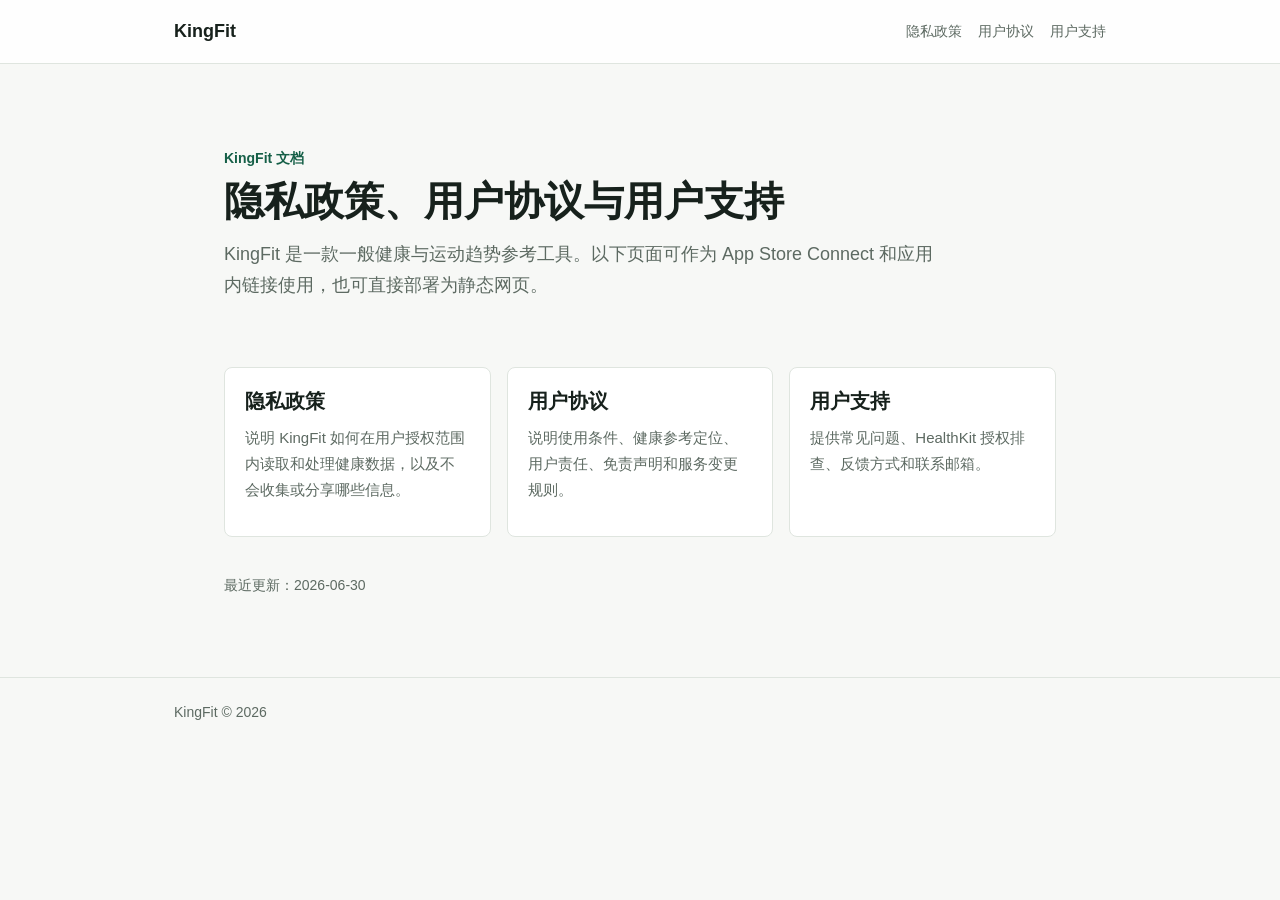
<file: docs/index.html>
<!doctype html>
<html lang="zh-CN">
  <head>
    <meta charset="utf-8">
    <meta name="viewport" content="width=device-width, initial-scale=1">
    <title>KingFit 文档</title>
    <meta name="description" content="KingFit 隐私政策、用户协议与用户支持页面。">
    <link rel="stylesheet" href="styles.css">
  </head>
  <body>
    <header class="site-header">
      <nav class="nav" aria-label="主导航">
        <a class="brand" href="index.html">KingFit</a>
        <div class="nav-links">
          <a href="privacy.html">隐私政策</a>
          <a href="terms.html">用户协议</a>
          <a href="support.html">用户支持</a>
        </div>
      </nav>
    </header>

    <main class="page">
      <section class="hero">
        <p class="eyebrow">KingFit 文档</p>
        <h1>隐私政策、用户协议与用户支持</h1>
        <p class="lede">KingFit 是一款一般健康与运动趋势参考工具。以下页面可作为 App Store Connect 和应用内链接使用，也可直接部署为静态网页。</p>
      </section>

      <section class="cards" aria-label="文档入口">
        <a class="card" href="privacy.html">
          <h2>隐私政策</h2>
          <p>说明 KingFit 如何在用户授权范围内读取和处理健康数据，以及不会收集或分享哪些信息。</p>
        </a>
        <a class="card" href="terms.html">
          <h2>用户协议</h2>
          <p>说明使用条件、健康参考定位、用户责任、免责声明和服务变更规则。</p>
        </a>
        <a class="card" href="support.html">
          <h2>用户支持</h2>
          <p>提供常见问题、HealthKit 授权排查、反馈方式和联系邮箱。</p>
        </a>
      </section>

      <p class="meta">最近更新：2026-06-30</p>
    </main>

    <footer class="footer">
      <div class="footer-inner">KingFit © 2026</div>
    </footer>
  </body>
</html>
</file>
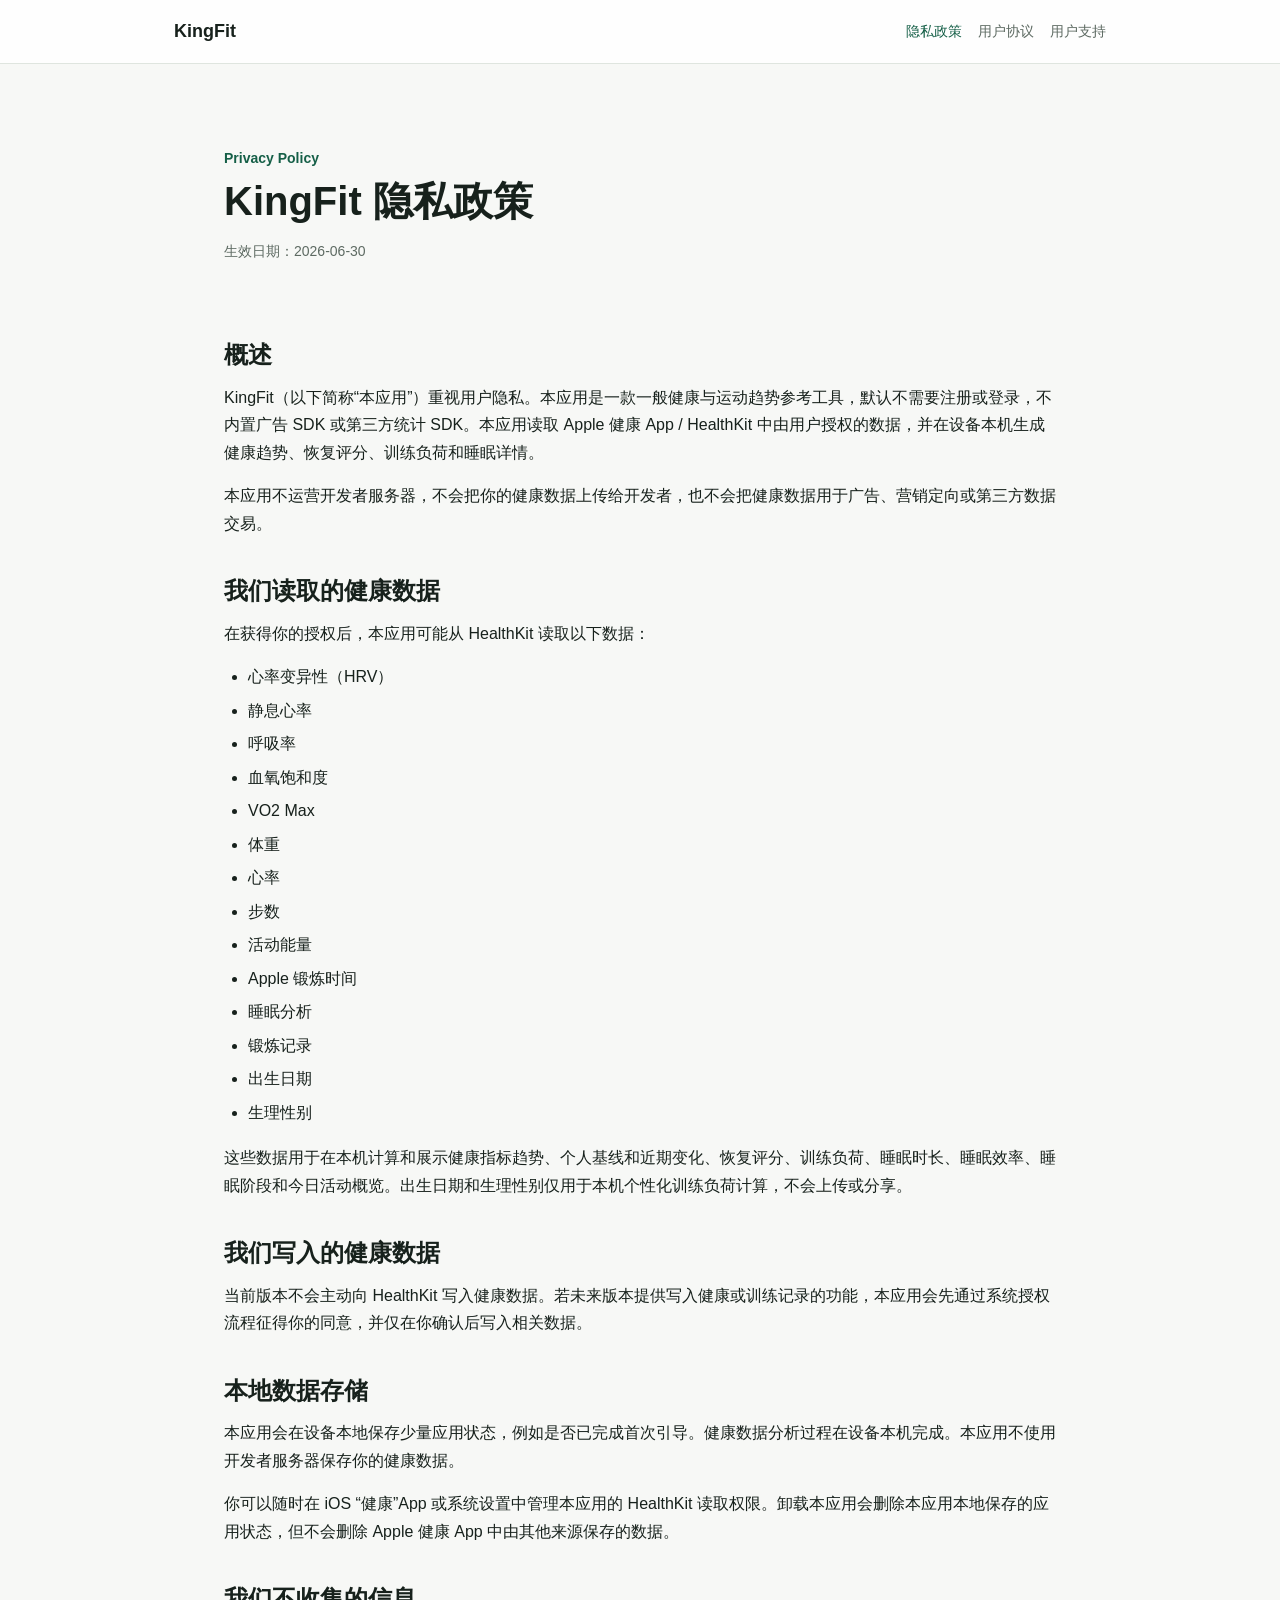
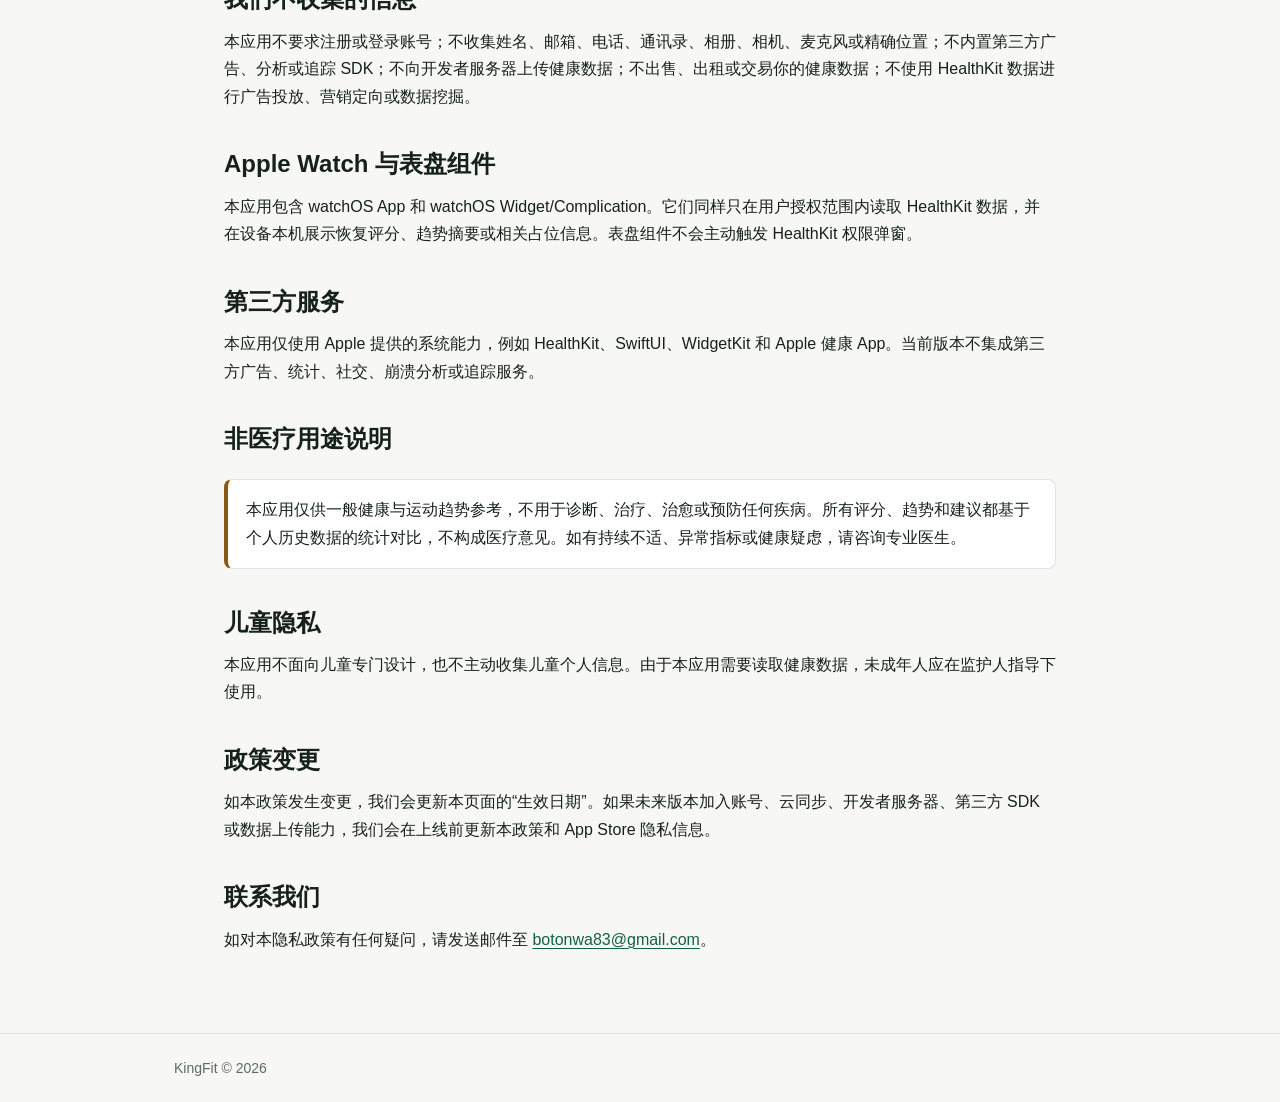
<file: docs/privacy.html>
<!doctype html>
<html lang="zh-CN">
  <head>
    <meta charset="utf-8">
    <meta name="viewport" content="width=device-width, initial-scale=1">
    <title>KingFit 隐私政策</title>
    <meta name="description" content="KingFit 隐私政策。">
    <link rel="stylesheet" href="styles.css">
  </head>
  <body>
    <header class="site-header">
      <nav class="nav" aria-label="主导航">
        <a class="brand" href="index.html">KingFit</a>
        <div class="nav-links">
          <a aria-current="page" href="privacy.html">隐私政策</a>
          <a href="terms.html">用户协议</a>
          <a href="support.html">用户支持</a>
        </div>
      </nav>
    </header>

    <main class="page">
      <section class="hero">
        <p class="eyebrow">Privacy Policy</p>
        <h1>KingFit 隐私政策</h1>
        <p class="meta">生效日期：2026-06-30</p>
      </section>

      <h2>概述</h2>
      <p>KingFit（以下简称“本应用”）重视用户隐私。本应用是一款一般健康与运动趋势参考工具，默认不需要注册或登录，不内置广告 SDK 或第三方统计 SDK。本应用读取 Apple 健康 App / HealthKit 中由用户授权的数据，并在设备本机生成健康趋势、恢复评分、训练负荷和睡眠详情。</p>
      <p>本应用不运营开发者服务器，不会把你的健康数据上传给开发者，也不会把健康数据用于广告、营销定向或第三方数据交易。</p>

      <h2>我们读取的健康数据</h2>
      <p>在获得你的授权后，本应用可能从 HealthKit 读取以下数据：</p>
      <ul>
        <li>心率变异性（HRV）</li>
        <li>静息心率</li>
        <li>呼吸率</li>
        <li>血氧饱和度</li>
        <li>VO2 Max</li>
        <li>体重</li>
        <li>心率</li>
        <li>步数</li>
        <li>活动能量</li>
        <li>Apple 锻炼时间</li>
        <li>睡眠分析</li>
        <li>锻炼记录</li>
        <li>出生日期</li>
        <li>生理性别</li>
      </ul>
      <p>这些数据用于在本机计算和展示健康指标趋势、个人基线和近期变化、恢复评分、训练负荷、睡眠时长、睡眠效率、睡眠阶段和今日活动概览。出生日期和生理性别仅用于本机个性化训练负荷计算，不会上传或分享。</p>

      <h2>我们写入的健康数据</h2>
      <p>当前版本不会主动向 HealthKit 写入健康数据。若未来版本提供写入健康或训练记录的功能，本应用会先通过系统授权流程征得你的同意，并仅在你确认后写入相关数据。</p>

      <h2>本地数据存储</h2>
      <p>本应用会在设备本地保存少量应用状态，例如是否已完成首次引导。健康数据分析过程在设备本机完成。本应用不使用开发者服务器保存你的健康数据。</p>
      <p>你可以随时在 iOS “健康”App 或系统设置中管理本应用的 HealthKit 读取权限。卸载本应用会删除本应用本地保存的应用状态，但不会删除 Apple 健康 App 中由其他来源保存的数据。</p>

      <h2>我们不收集的信息</h2>
      <p>本应用不要求注册或登录账号；不收集姓名、邮箱、电话、通讯录、相册、相机、麦克风或精确位置；不内置第三方广告、分析或追踪 SDK；不向开发者服务器上传健康数据；不出售、出租或交易你的健康数据；不使用 HealthKit 数据进行广告投放、营销定向或数据挖掘。</p>

      <h2>Apple Watch 与表盘组件</h2>
      <p>本应用包含 watchOS App 和 watchOS Widget/Complication。它们同样只在用户授权范围内读取 HealthKit 数据，并在设备本机展示恢复评分、趋势摘要或相关占位信息。表盘组件不会主动触发 HealthKit 权限弹窗。</p>

      <h2>第三方服务</h2>
      <p>本应用仅使用 Apple 提供的系统能力，例如 HealthKit、SwiftUI、WidgetKit 和 Apple 健康 App。当前版本不集成第三方广告、统计、社交、崩溃分析或追踪服务。</p>

      <h2>非医疗用途说明</h2>
      <div class="notice warning">
        本应用仅供一般健康与运动趋势参考，不用于诊断、治疗、治愈或预防任何疾病。所有评分、趋势和建议都基于个人历史数据的统计对比，不构成医疗意见。如有持续不适、异常指标或健康疑虑，请咨询专业医生。
      </div>

      <h2>儿童隐私</h2>
      <p>本应用不面向儿童专门设计，也不主动收集儿童个人信息。由于本应用需要读取健康数据，未成年人应在监护人指导下使用。</p>

      <h2>政策变更</h2>
      <p>如本政策发生变更，我们会更新本页面的“生效日期”。如果未来版本加入账号、云同步、开发者服务器、第三方 SDK 或数据上传能力，我们会在上线前更新本政策和 App Store 隐私信息。</p>

      <h2>联系我们</h2>
      <p>如对本隐私政策有任何疑问，请发送邮件至 <a href="mailto:botonwa83@gmail.com">botonwa83@gmail.com</a>。</p>
    </main>

    <footer class="footer">
      <div class="footer-inner">KingFit © 2026</div>
    </footer>
  </body>
</html>
</file>
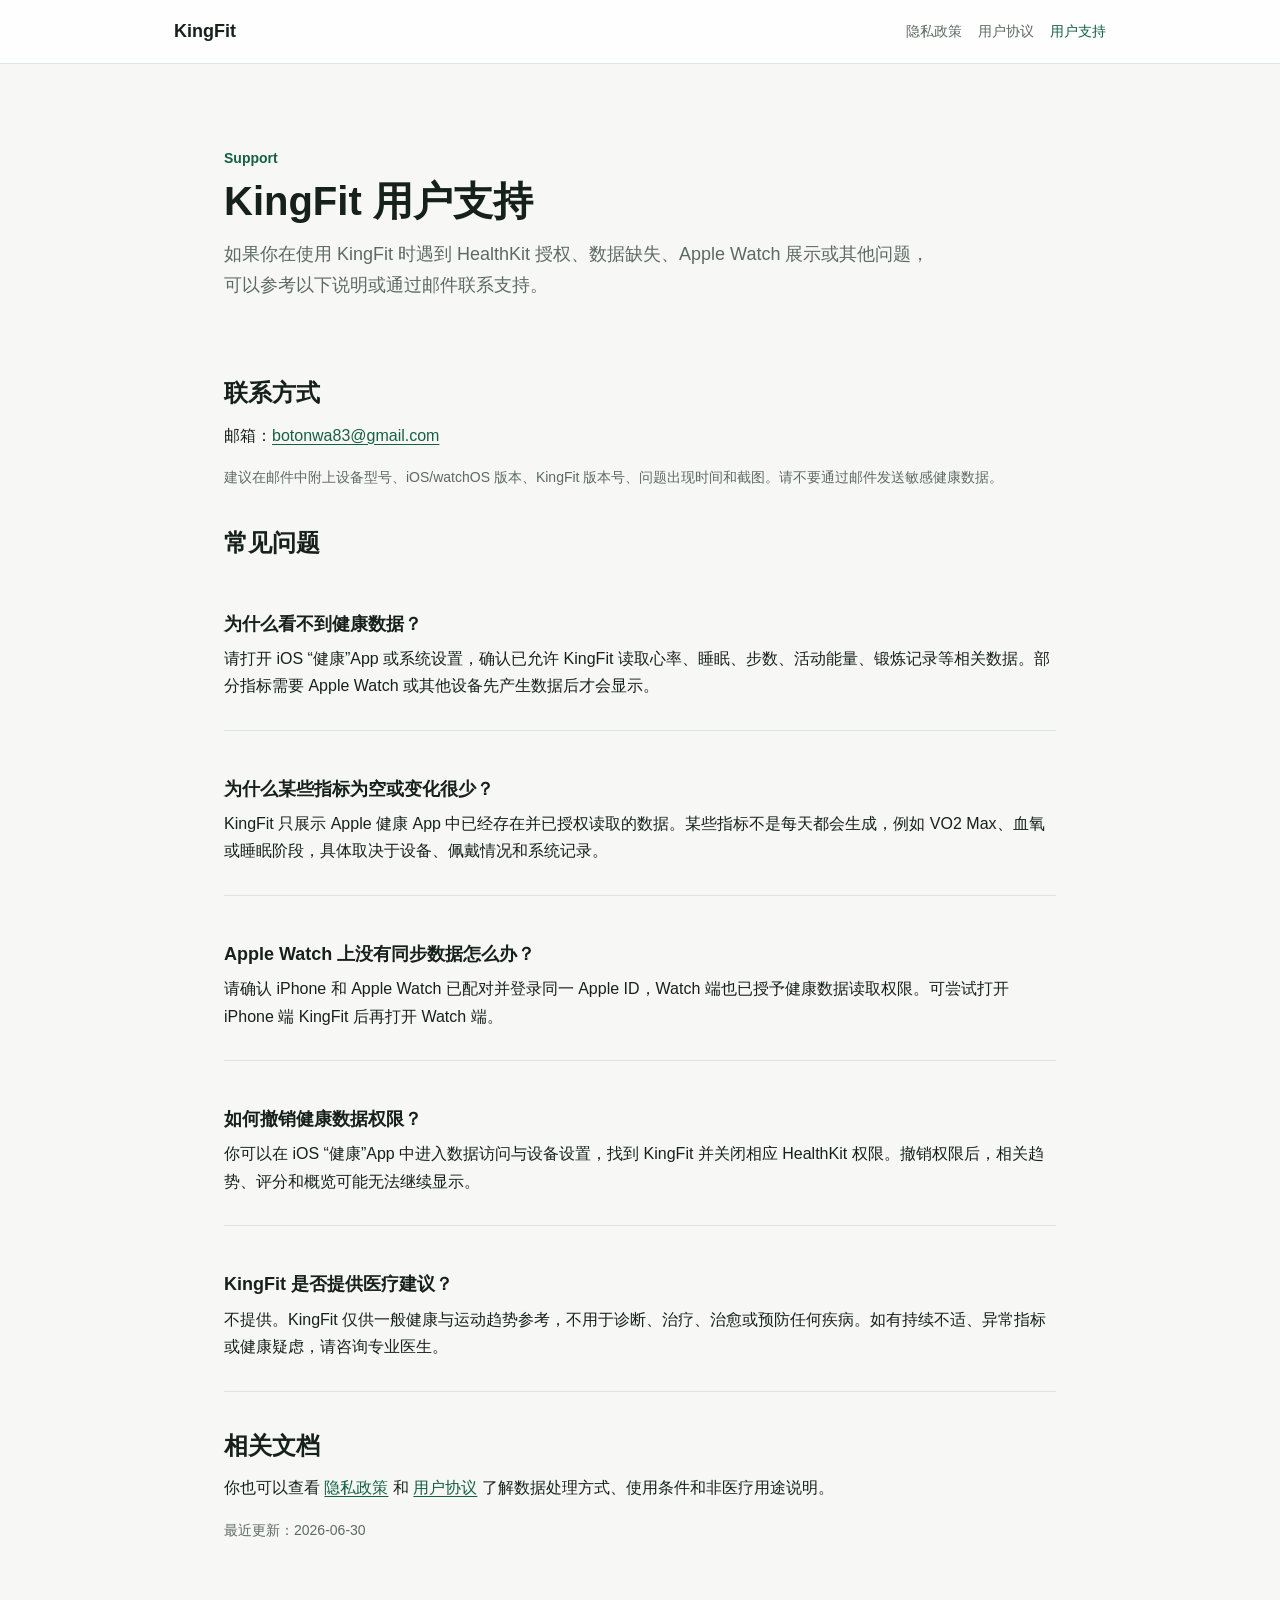
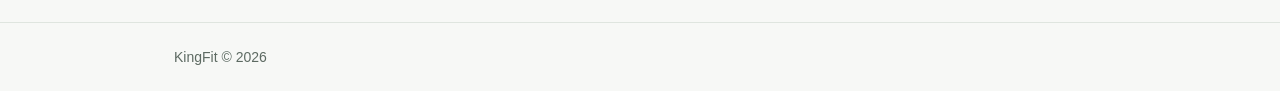
<file: docs/support.html>
<!doctype html>
<html lang="zh-CN">
  <head>
    <meta charset="utf-8">
    <meta name="viewport" content="width=device-width, initial-scale=1">
    <title>KingFit 用户支持</title>
    <meta name="description" content="KingFit 用户支持与常见问题。">
    <link rel="stylesheet" href="styles.css">
  </head>
  <body>
    <header class="site-header">
      <nav class="nav" aria-label="主导航">
        <a class="brand" href="index.html">KingFit</a>
        <div class="nav-links">
          <a href="privacy.html">隐私政策</a>
          <a href="terms.html">用户协议</a>
          <a aria-current="page" href="support.html">用户支持</a>
        </div>
      </nav>
    </header>

    <main class="page">
      <section class="hero">
        <p class="eyebrow">Support</p>
        <h1>KingFit 用户支持</h1>
        <p class="lede">如果你在使用 KingFit 时遇到 HealthKit 授权、数据缺失、Apple Watch 展示或其他问题，可以参考以下说明或通过邮件联系支持。</p>
      </section>

      <h2>联系方式</h2>
      <p>邮箱：<a href="mailto:botonwa83@gmail.com">botonwa83@gmail.com</a></p>
      <p class="meta">建议在邮件中附上设备型号、iOS/watchOS 版本、KingFit 版本号、问题出现时间和截图。请不要通过邮件发送敏感健康数据。</p>

      <h2>常见问题</h2>
      <ul class="support-list">
        <li>
          <h3>为什么看不到健康数据？</h3>
          <p>请打开 iOS “健康”App 或系统设置，确认已允许 KingFit 读取心率、睡眠、步数、活动能量、锻炼记录等相关数据。部分指标需要 Apple Watch 或其他设备先产生数据后才会显示。</p>
        </li>
        <li>
          <h3>为什么某些指标为空或变化很少？</h3>
          <p>KingFit 只展示 Apple 健康 App 中已经存在并已授权读取的数据。某些指标不是每天都会生成，例如 VO2 Max、血氧或睡眠阶段，具体取决于设备、佩戴情况和系统记录。</p>
        </li>
        <li>
          <h3>Apple Watch 上没有同步数据怎么办？</h3>
          <p>请确认 iPhone 和 Apple Watch 已配对并登录同一 Apple ID，Watch 端也已授予健康数据读取权限。可尝试打开 iPhone 端 KingFit 后再打开 Watch 端。</p>
        </li>
        <li>
          <h3>如何撤销健康数据权限？</h3>
          <p>你可以在 iOS “健康”App 中进入数据访问与设备设置，找到 KingFit 并关闭相应 HealthKit 权限。撤销权限后，相关趋势、评分和概览可能无法继续显示。</p>
        </li>
        <li>
          <h3>KingFit 是否提供医疗建议？</h3>
          <p>不提供。KingFit 仅供一般健康与运动趋势参考，不用于诊断、治疗、治愈或预防任何疾病。如有持续不适、异常指标或健康疑虑，请咨询专业医生。</p>
        </li>
      </ul>

      <h2>相关文档</h2>
      <p>你也可以查看 <a href="privacy.html">隐私政策</a> 和 <a href="terms.html">用户协议</a> 了解数据处理方式、使用条件和非医疗用途说明。</p>

      <p class="meta">最近更新：2026-06-30</p>
    </main>

    <footer class="footer">
      <div class="footer-inner">KingFit © 2026</div>
    </footer>
  </body>
</html>
</file>
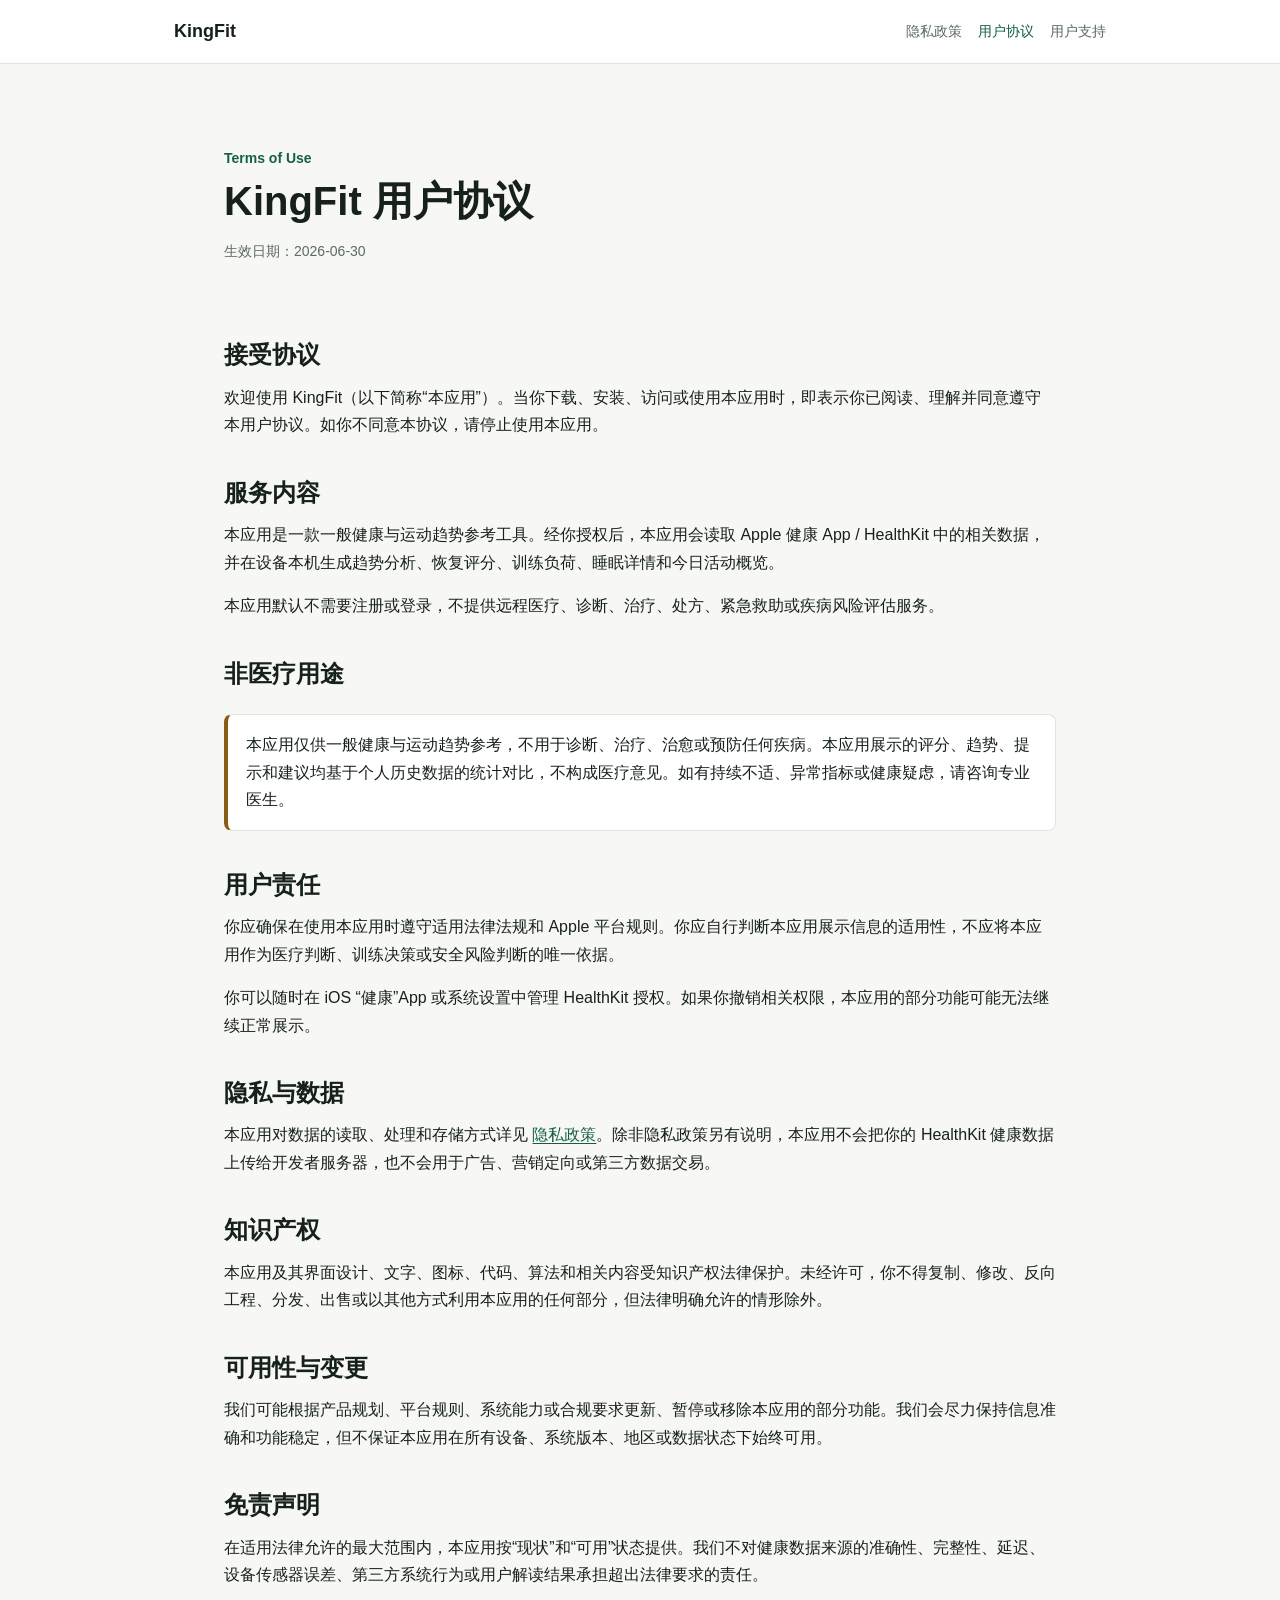
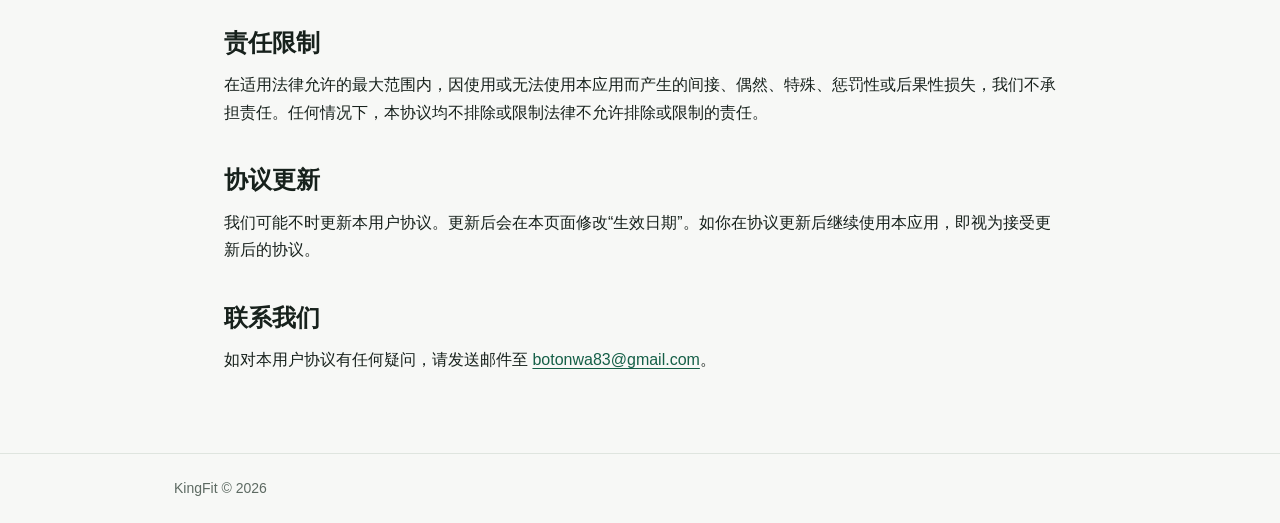
<file: docs/terms.html>
<!doctype html>
<html lang="zh-CN">
  <head>
    <meta charset="utf-8">
    <meta name="viewport" content="width=device-width, initial-scale=1">
    <title>KingFit 用户协议</title>
    <meta name="description" content="KingFit 用户协议。">
    <link rel="stylesheet" href="styles.css">
  </head>
  <body>
    <header class="site-header">
      <nav class="nav" aria-label="主导航">
        <a class="brand" href="index.html">KingFit</a>
        <div class="nav-links">
          <a href="privacy.html">隐私政策</a>
          <a aria-current="page" href="terms.html">用户协议</a>
          <a href="support.html">用户支持</a>
        </div>
      </nav>
    </header>

    <main class="page">
      <section class="hero">
        <p class="eyebrow">Terms of Use</p>
        <h1>KingFit 用户协议</h1>
        <p class="meta">生效日期：2026-06-30</p>
      </section>

      <h2>接受协议</h2>
      <p>欢迎使用 KingFit（以下简称“本应用”）。当你下载、安装、访问或使用本应用时，即表示你已阅读、理解并同意遵守本用户协议。如你不同意本协议，请停止使用本应用。</p>

      <h2>服务内容</h2>
      <p>本应用是一款一般健康与运动趋势参考工具。经你授权后，本应用会读取 Apple 健康 App / HealthKit 中的相关数据，并在设备本机生成趋势分析、恢复评分、训练负荷、睡眠详情和今日活动概览。</p>
      <p>本应用默认不需要注册或登录，不提供远程医疗、诊断、治疗、处方、紧急救助或疾病风险评估服务。</p>

      <h2>非医疗用途</h2>
      <div class="notice warning">
        本应用仅供一般健康与运动趋势参考，不用于诊断、治疗、治愈或预防任何疾病。本应用展示的评分、趋势、提示和建议均基于个人历史数据的统计对比，不构成医疗意见。如有持续不适、异常指标或健康疑虑，请咨询专业医生。
      </div>

      <h2>用户责任</h2>
      <p>你应确保在使用本应用时遵守适用法律法规和 Apple 平台规则。你应自行判断本应用展示信息的适用性，不应将本应用作为医疗判断、训练决策或安全风险判断的唯一依据。</p>
      <p>你可以随时在 iOS “健康”App 或系统设置中管理 HealthKit 授权。如果你撤销相关权限，本应用的部分功能可能无法继续正常展示。</p>

      <h2>隐私与数据</h2>
      <p>本应用对数据的读取、处理和存储方式详见 <a href="privacy.html">隐私政策</a>。除非隐私政策另有说明，本应用不会把你的 HealthKit 健康数据上传给开发者服务器，也不会用于广告、营销定向或第三方数据交易。</p>

      <h2>知识产权</h2>
      <p>本应用及其界面设计、文字、图标、代码、算法和相关内容受知识产权法律保护。未经许可，你不得复制、修改、反向工程、分发、出售或以其他方式利用本应用的任何部分，但法律明确允许的情形除外。</p>

      <h2>可用性与变更</h2>
      <p>我们可能根据产品规划、平台规则、系统能力或合规要求更新、暂停或移除本应用的部分功能。我们会尽力保持信息准确和功能稳定，但不保证本应用在所有设备、系统版本、地区或数据状态下始终可用。</p>

      <h2>免责声明</h2>
      <p>在适用法律允许的最大范围内，本应用按“现状”和“可用”状态提供。我们不对健康数据来源的准确性、完整性、延迟、设备传感器误差、第三方系统行为或用户解读结果承担超出法律要求的责任。</p>

      <h2>责任限制</h2>
      <p>在适用法律允许的最大范围内，因使用或无法使用本应用而产生的间接、偶然、特殊、惩罚性或后果性损失，我们不承担责任。任何情况下，本协议均不排除或限制法律不允许排除或限制的责任。</p>

      <h2>协议更新</h2>
      <p>我们可能不时更新本用户协议。更新后会在本页面修改“生效日期”。如你在协议更新后继续使用本应用，即视为接受更新后的协议。</p>

      <h2>联系我们</h2>
      <p>如对本用户协议有任何疑问，请发送邮件至 <a href="mailto:botonwa83@gmail.com">botonwa83@gmail.com</a>。</p>
    </main>

    <footer class="footer">
      <div class="footer-inner">KingFit © 2026</div>
    </footer>
  </body>
</html>
</file>
<file: docs/styles.css>
:root {
  color-scheme: light;
  --bg: #f7f8f6;
  --surface: #ffffff;
  --text: #17211c;
  --muted: #5d6a62;
  --line: #dfe5df;
  --accent: #1f7a5c;
  --accent-dark: #155f47;
  --soft: #e8f3ee;
  --warning: #8a5a12;
  font-family: -apple-system, BlinkMacSystemFont, "Segoe UI", "Noto Sans SC", "PingFang SC", "Microsoft YaHei", sans-serif;
}

* {
  box-sizing: border-box;
}

body {
  margin: 0;
  background: var(--bg);
  color: var(--text);
  line-height: 1.72;
}

a {
  color: var(--accent-dark);
  text-decoration-thickness: 1px;
  text-underline-offset: 3px;
}

.site-header {
  border-bottom: 1px solid var(--line);
  background: rgba(255, 255, 255, 0.92);
}

.nav {
  max-width: 980px;
  margin: 0 auto;
  padding: 16px 24px;
  display: flex;
  align-items: center;
  justify-content: space-between;
  gap: 20px;
}

.brand {
  font-size: 18px;
  font-weight: 700;
  color: var(--text);
  text-decoration: none;
}

.nav-links {
  display: flex;
  align-items: center;
  gap: 16px;
  flex-wrap: wrap;
  font-size: 14px;
}

.nav-links a {
  color: var(--muted);
  text-decoration: none;
}

.nav-links a:hover,
.nav-links a[aria-current="page"] {
  color: var(--accent-dark);
}

.page {
  max-width: 880px;
  margin: 0 auto;
  padding: 48px 24px 64px;
}

.hero {
  padding: 34px 0 22px;
}

.eyebrow {
  margin: 0 0 8px;
  color: var(--accent-dark);
  font-size: 14px;
  font-weight: 700;
  letter-spacing: 0;
}

h1 {
  margin: 0 0 14px;
  font-size: 40px;
  line-height: 1.18;
  letter-spacing: 0;
}

h2 {
  margin: 38px 0 12px;
  font-size: 24px;
  line-height: 1.35;
  letter-spacing: 0;
}

h3 {
  margin: 26px 0 8px;
  font-size: 18px;
  line-height: 1.4;
  letter-spacing: 0;
}

p {
  margin: 0 0 16px;
}

ul,
ol {
  margin: 0 0 18px;
  padding-left: 24px;
}

li {
  margin: 6px 0;
}

.lede {
  max-width: 720px;
  color: var(--muted);
  font-size: 18px;
}

.meta {
  color: var(--muted);
  font-size: 14px;
}

.notice {
  margin: 24px 0;
  padding: 16px 18px;
  border: 1px solid var(--line);
  border-left: 4px solid var(--accent);
  background: var(--surface);
  border-radius: 8px;
}

.notice.warning {
  border-left-color: var(--warning);
}

.cards {
  display: grid;
  grid-template-columns: repeat(3, minmax(0, 1fr));
  gap: 16px;
  margin: 28px 0 36px;
}

.card {
  display: block;
  min-height: 170px;
  padding: 20px;
  border: 1px solid var(--line);
  border-radius: 8px;
  background: var(--surface);
  color: var(--text);
  text-decoration: none;
}

.card:hover {
  border-color: #9ec6b6;
  background: #fbfdfb;
}

.card h2 {
  margin: 0 0 10px;
  font-size: 20px;
}

.card p {
  margin: 0;
  color: var(--muted);
  font-size: 15px;
}

.support-list {
  padding-left: 0;
  list-style: none;
}

.support-list li {
  padding: 14px 0;
  border-bottom: 1px solid var(--line);
}

.footer {
  border-top: 1px solid var(--line);
  color: var(--muted);
  font-size: 14px;
}

.footer-inner {
  max-width: 980px;
  margin: 0 auto;
  padding: 22px 24px;
}

@media (max-width: 720px) {
  .nav {
    align-items: flex-start;
    flex-direction: column;
  }

  .page {
    padding-top: 28px;
  }

  h1 {
    font-size: 32px;
  }

  .cards {
    grid-template-columns: 1fr;
  }
}
</file>
